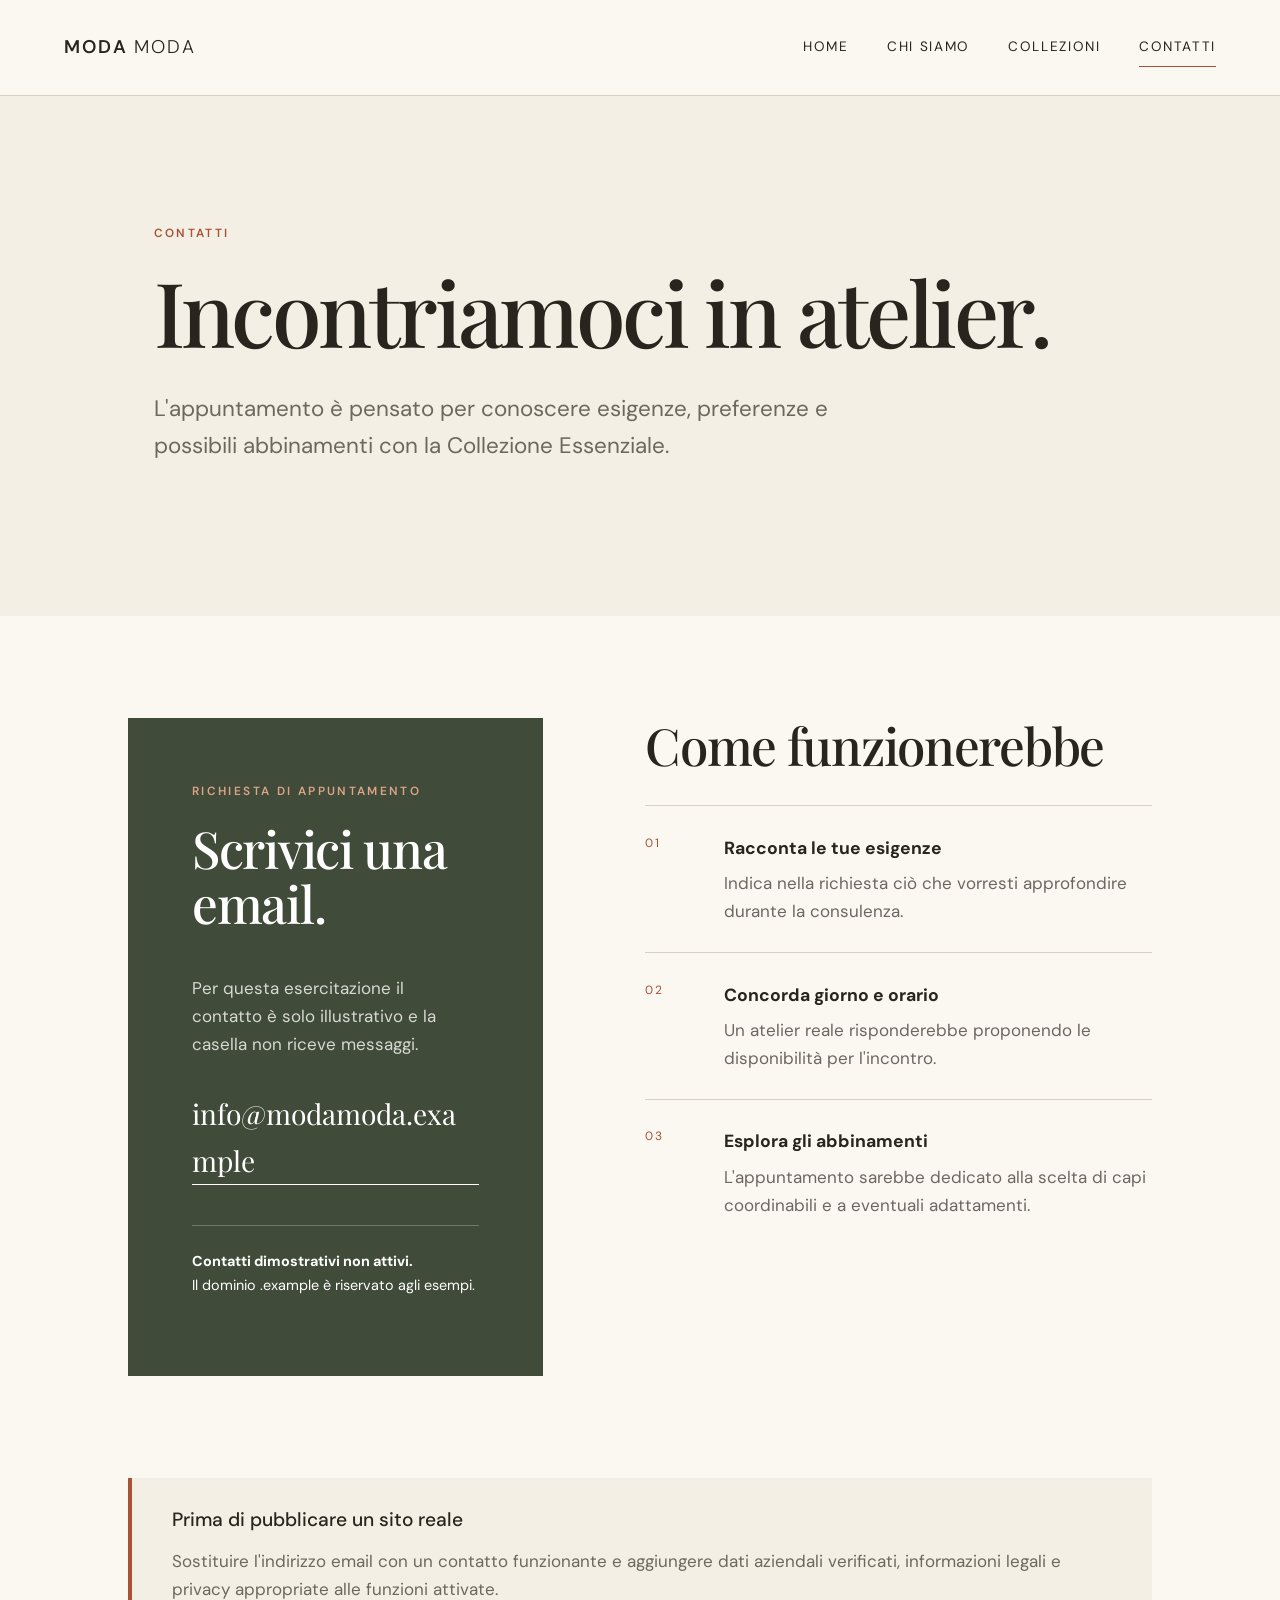
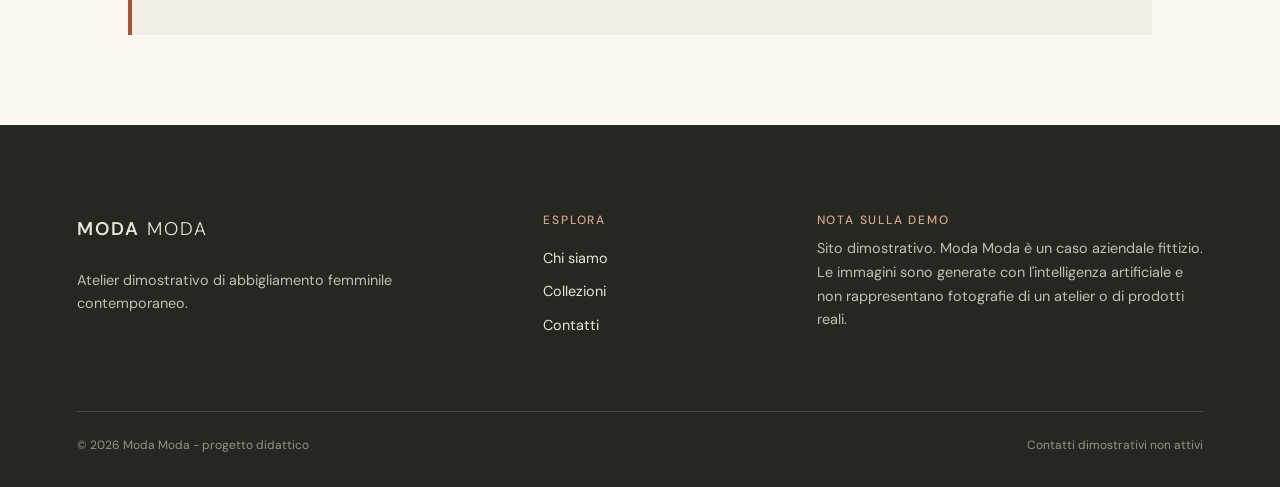
<file: contatti.html>
<!doctype html><html lang="it"><head><meta charset="utf-8"><meta name="viewport" content="width=device-width,initial-scale=1"><meta name="description" content="Come richiedere un appuntamento dimostrativo con l’atelier Moda Moda."><title>Contatti | Moda Moda</title><link rel="stylesheet" href="assets/css/style.css"><script src="assets/js/main.js" defer></script></head><body><a class="skip-link" href="#contenuto">Vai al contenuto</a>
<header class="site-header"><a class="brand" href="index.html" aria-label="Moda Moda - Home">MODA <span>MODA</span></a><button class="menu-toggle" type="button" aria-expanded="false" aria-controls="menu-principale"><span></span><span></span><span></span><span class="sr-only">Apri il menu</span></button><nav id="menu-principale" class="main-nav" aria-label="Navigazione principale"><a href="index.html">Home</a><a href="chi-siamo.html">Chi siamo</a><a href="collezioni.html">Collezioni</a><a href="contatti.html" aria-current="page">Contatti</a></nav></header><main id="contenuto">
<section class="page-intro"><p class="eyebrow">Contatti</p><h1>Incontriamoci in atelier.</h1><p class="lead">L'appuntamento è pensato per conoscere esigenze, preferenze e possibili abbinamenti con la Collezione Essenziale.</p></section>
<section class="contact-layout"><div class="contact-panel"><p class="eyebrow">Richiesta di appuntamento</p><h2>Scrivici una email.</h2><p>Per questa esercitazione il contatto è solo illustrativo e la casella non riceve messaggi.</p><a class="email-link" href="mailto:info@modamoda.example">info@modamoda.example</a><p class="demo-alert"><strong>Contatti dimostrativi non attivi.</strong><br>Il dominio .example è riservato agli esempi.</p></div><div class="steps"><h2>Come funzionerebbe</h2><ol><li><span>01</span><div><h3>Racconta le tue esigenze</h3><p>Indica nella richiesta ciò che vorresti approfondire durante la consulenza.</p></div></li><li><span>02</span><div><h3>Concorda giorno e orario</h3><p>Un atelier reale risponderebbe proponendo le disponibilità per l'incontro.</p></div></li><li><span>03</span><div><h3>Esplora gli abbinamenti</h3><p>L'appuntamento sarebbe dedicato alla scelta di capi coordinabili e a eventuali adattamenti.</p></div></li></ol></div></section>
<aside class="transparency contact-transparency"><h2>Prima di pubblicare un sito reale</h2><p>Sostituire l'indirizzo email con un contatto funzionante e aggiungere dati aziendali verificati, informazioni legali e privacy appropriate alle funzioni attivate.</p></aside></main><footer class="site-footer"><div class="footer-grid"><div><a class="brand footer-brand" href="index.html">MODA <span>MODA</span></a><p>Atelier dimostrativo di abbigliamento femminile contemporaneo.</p></div><div><h2>Esplora</h2><a href="chi-siamo.html">Chi siamo</a><a href="collezioni.html">Collezioni</a><a href="contatti.html">Contatti</a></div><div><h2>Nota sulla demo</h2><p>Sito dimostrativo. Moda Moda è un caso aziendale fittizio. Le immagini sono generate con l'intelligenza artificiale e non rappresentano fotografie di un atelier o di prodotti reali.</p></div></div><div class="footer-bottom"><span>© 2026 Moda Moda - progetto didattico</span><span>Contatti dimostrativi non attivi</span></div></footer></body></html>
</file>
<file: assets/css/style.css>
@import url('https://fonts.googleapis.com/css2?family=DM+Sans:wght@300;400;500;600&family=Playfair+Display:ital,wght@0,500;1,500&display=swap');
:root{--cream:#f4efe5;--paper:#fbf8f2;--sage:#69715a;--sage-dark:#414b39;--terra:#a65336;--ink:#28251f;--muted:#6d675e;--line:#d9d0c2;--serif:'Playfair Display',Georgia,serif;--sans:'DM Sans',Arial,sans-serif}*{box-sizing:border-box}html{scroll-behavior:smooth}body{margin:0;background:var(--paper);color:var(--ink);font-family:var(--sans);font-size:17px;line-height:1.65}img{display:block;max-width:100%;height:auto}a{color:inherit;text-decoration:none}h1,h2,h3,p{margin-top:0}h1,h2{font-family:var(--serif);font-weight:500;line-height:1.08}h1{font-size:clamp(3.1rem,7vw,6.8rem);letter-spacing:-.04em}h2{font-size:clamp(2rem,4vw,3.7rem);letter-spacing:-.025em}h3{font-size:1.1rem}.skip-link{position:absolute;left:1rem;top:-5rem;background:var(--ink);color:#fff;padding:.7rem 1rem;z-index:100}.skip-link:focus{top:1rem}.sr-only{position:absolute;width:1px;height:1px;padding:0;margin:-1px;overflow:hidden;clip:rect(0,0,0,0);white-space:nowrap;border:0}.site-header{min-height:96px;display:flex;align-items:center;justify-content:space-between;padding:0 clamp(1.25rem,5vw,5rem);border-bottom:1px solid var(--line);background:rgba(251,248,242,.96);position:relative;z-index:10}.brand{font-weight:600;letter-spacing:.12em;font-size:1.15rem}.brand span{font-weight:300}.main-nav{display:flex;gap:clamp(1.2rem,3vw,3rem);align-items:center}.main-nav a{font-size:.85rem;text-transform:uppercase;letter-spacing:.12em;padding:.5rem 0;border-bottom:1px solid transparent}.main-nav a:hover,.main-nav a[aria-current=page]{border-color:var(--terra)}.menu-toggle{display:none;background:none;border:0;width:42px;height:42px;padding:9px}.menu-toggle span:not(.sr-only){display:block;height:1px;background:var(--ink);margin:6px 0}.eyebrow{text-transform:uppercase;letter-spacing:.2em;font-size:.74rem;font-weight:600;color:var(--terra);margin-bottom:1.2rem}.lead{font-size:clamp(1.08rem,1.8vw,1.4rem);color:var(--muted);max-width:720px}.hero{display:grid;grid-template-columns:minmax(0,.86fr) minmax(420px,1.14fr);min-height:calc(100vh - 96px)}.hero-copy{padding:clamp(4rem,8vw,9rem) clamp(1.5rem,5vw,6rem);display:flex;flex-direction:column;justify-content:center}.hero-copy h1{font-size:clamp(3.5rem,6vw,6.7rem);max-width:800px;margin-bottom:2rem}.hero-copy .lead{max-width:580px}.hero-image{margin:0;position:relative;min-height:700px;overflow:hidden}.hero-image img{width:100%;height:100%;object-fit:cover}.hero-image figcaption,.image-frame figcaption{font-size:.7rem;line-height:1.35;color:var(--muted)}.hero-image figcaption{position:absolute;left:1rem;bottom:1rem;background:rgba(251,248,242,.9);padding:.5rem .7rem;max-width:310px}.actions{display:flex;align-items:center;gap:2rem;margin-top:2rem;flex-wrap:wrap}.button{display:inline-block;background:var(--sage-dark);color:#fff;padding:.95rem 1.4rem;text-transform:uppercase;letter-spacing:.11em;font-size:.76rem;font-weight:600;transition:.2s}.button:hover{background:var(--terra);transform:translateY(-2px)}.button.light{background:var(--paper);color:var(--ink)}.button.light:hover{background:#fff}.text-link{font-weight:600;border-bottom:1px solid var(--ink);padding-bottom:.2rem}.statement{padding:clamp(5rem,10vw,10rem) clamp(1.5rem,14vw,14rem);text-align:center;background:var(--cream)}.statement h2{max-width:900px;margin:0 auto 1.8rem}.statement>p:last-child{max-width:700px;margin:0 auto;color:var(--muted)}.three-cards{display:grid;grid-template-columns:repeat(3,1fr);padding:0 clamp(1.5rem,5vw,5rem);background:var(--cream);border-top:1px solid var(--line)}.three-cards article{padding:4rem clamp(1rem,3vw,3rem);border-right:1px solid var(--line)}.three-cards article:last-child{border-right:0}.three-cards span,.product-number{color:var(--terra);font-size:.75rem;letter-spacing:.15em}.three-cards h2{font-size:2rem;margin:1.4rem 0}.three-cards p{color:var(--muted);min-height:6rem}.three-cards a{font-weight:600;border-bottom:1px solid}.cta-band{background:var(--sage-dark);color:#fff;padding:clamp(4rem,7vw,7rem) clamp(1.5rem,8vw,8rem);display:flex;justify-content:space-between;align-items:end;gap:3rem}.cta-band h2{margin-bottom:1rem}.cta-band p{max-width:650px;color:#e6e3d9}.cta-band .eyebrow{color:#dca489}.page-intro{padding:clamp(5rem,10vw,10rem) clamp(1.5rem,12vw,12rem);background:var(--cream)}.page-intro h1{max-width:1050px;margin-bottom:2rem}.split-section{display:grid;grid-template-columns:1fr 1fr;align-items:center;gap:clamp(3rem,7vw,8rem);padding:clamp(4rem,8vw,8rem) clamp(1.5rem,8vw,8rem)}.image-frame{margin:0}.image-frame img{width:100%;aspect-ratio:1/1;object-fit:cover}.image-frame figcaption{padding:.75rem 0}.prose{max-width:620px}.prose p:not(.eyebrow){color:var(--muted)}.prose .text-link{display:inline-block;margin-top:1rem}.values{display:grid;grid-template-columns:.8fr 1.2fr;gap:5rem;padding:clamp(5rem,9vw,9rem) clamp(1.5rem,10vw,10rem);background:var(--sage-dark);color:#fff}.values .eyebrow{color:#dca489}.value-list article{padding:1.6rem 0;border-top:1px solid rgba(255,255,255,.25);display:grid;grid-template-columns:220px 1fr;gap:2rem}.value-list h3,.value-list p{margin:0}.value-list p{color:#d7d9d2}.transparency{margin:clamp(3rem,7vw,7rem) clamp(1.5rem,10vw,10rem);padding:2rem 2.5rem;border-left:4px solid var(--terra);background:var(--cream)}.transparency h2{font-family:var(--sans);font-size:1.2rem;letter-spacing:0}.transparency p{margin-bottom:0;color:var(--muted)}.collection-intro{text-align:center}.collection-intro .lead{margin-left:auto;margin-right:auto}.product-grid{padding:clamp(4rem,8vw,8rem) clamp(1.5rem,8vw,8rem)}.product-card{display:grid;grid-template-columns:1.12fr .88fr;align-items:center;gap:clamp(3rem,8vw,9rem);margin-bottom:clamp(6rem,12vw,12rem)}.product-card.reverse .image-frame{order:2}.product-copy{max-width:480px}.product-copy h2{margin:1rem 0 1.5rem}.product-copy>p:not(.product-number){color:var(--muted)}.tag{display:inline-block;margin-top:1rem;padding:.45rem .7rem;border:1px solid var(--line);text-transform:uppercase;letter-spacing:.12em;font-size:.65rem}.collection-note{display:grid;grid-template-columns:1fr 1fr;gap:4rem;padding:clamp(4rem,8vw,8rem) clamp(1.5rem,10vw,10rem);background:var(--cream)}.collection-note p{color:var(--muted)}.collection-note .button{margin-top:1rem}.contact-layout{display:grid;grid-template-columns:.9fr 1.1fr;gap:clamp(3rem,8vw,9rem);padding:clamp(4rem,8vw,8rem) clamp(1.5rem,10vw,10rem)}.contact-panel{background:var(--sage-dark);color:#fff;padding:clamp(2rem,5vw,5rem)}.contact-panel .eyebrow{color:#dca489}.contact-panel>p:not(.eyebrow,.demo-alert){color:#d7d9d2}.email-link{display:inline-block;font-family:var(--serif);font-size:clamp(1.3rem,2.2vw,2.1rem);border-bottom:1px solid;margin:1rem 0 2.5rem;word-break:break-word}.demo-alert{border-top:1px solid rgba(255,255,255,.25);padding-top:1.5rem;font-size:.9rem}.steps>h2{margin-bottom:2rem}.steps ol{list-style:none;padding:0;margin:0}.steps li{display:grid;grid-template-columns:55px 1fr;gap:1.5rem;padding:1.7rem 0;border-top:1px solid var(--line)}.steps li>span{color:var(--terra);font-size:.75rem;letter-spacing:.15em}.steps h3{margin-bottom:.4rem}.steps p{margin:0;color:var(--muted)}.contact-transparency{margin-top:0}.site-footer{background:#252820;color:#e8e5dc;padding:clamp(4rem,7vw,7rem) clamp(1.5rem,6vw,6rem) 2rem}.footer-grid{display:grid;grid-template-columns:1.2fr .6fr 1.2fr;gap:5rem}.footer-brand{display:inline-block;margin-bottom:1.5rem}.footer-grid p{font-size:.9rem;color:#bfc1b8}.footer-grid h2{font-family:var(--sans);font-size:.75rem;text-transform:uppercase;letter-spacing:.15em;color:#dca489}.footer-grid>div:nth-child(2){display:flex;flex-direction:column;gap:.6rem}.footer-grid a:not(.brand){font-size:.9rem}.footer-bottom{border-top:1px solid rgba(255,255,255,.15);margin-top:4rem;padding-top:1.5rem;display:flex;justify-content:space-between;gap:2rem;color:#92958c;font-size:.75rem}
@media(max-width:900px){body{font-size:16px}.site-header{min-height:76px}.menu-toggle{display:block}.main-nav{display:none;position:absolute;left:0;right:0;top:76px;background:var(--paper);padding:1.5rem;flex-direction:column;align-items:stretch;border-bottom:1px solid var(--line)}.main-nav.open{display:flex}.main-nav a{padding:.8rem}.hero{grid-template-columns:1fr}.hero-copy{min-height:620px}.hero-image{min-height:70vw}.three-cards{grid-template-columns:1fr}.three-cards article{border-right:0;border-bottom:1px solid var(--line)}.three-cards p{min-height:0}.cta-band{align-items:start;flex-direction:column}.split-section,.values,.product-card,.collection-note,.contact-layout{grid-template-columns:1fr}.split-section{gap:3rem}.values{gap:2rem}.product-card.reverse .image-frame{order:0}.value-list article{grid-template-columns:1fr;gap:.5rem}.footer-grid{grid-template-columns:1fr 1fr}.footer-grid>div:last-child{grid-column:1/-1}}
@media(max-width:560px){h1{font-size:3.15rem}.hero-copy h1{font-size:3.45rem}.hero-copy{min-height:auto;padding-top:5rem;padding-bottom:5rem}.hero-image{min-height:110vw}.actions{align-items:flex-start;flex-direction:column}.page-intro{padding-top:5rem;padding-bottom:5rem}.three-cards article{padding:3rem .5rem}.footer-grid{grid-template-columns:1fr;gap:2.5rem}.footer-grid>div:last-child{grid-column:auto}.footer-bottom{flex-direction:column}.contact-panel{padding:2rem 1.4rem}.collection-note{gap:1rem}}
@media(prefers-reduced-motion:reduce){html{scroll-behavior:auto}.button{transition:none}}
</file>
